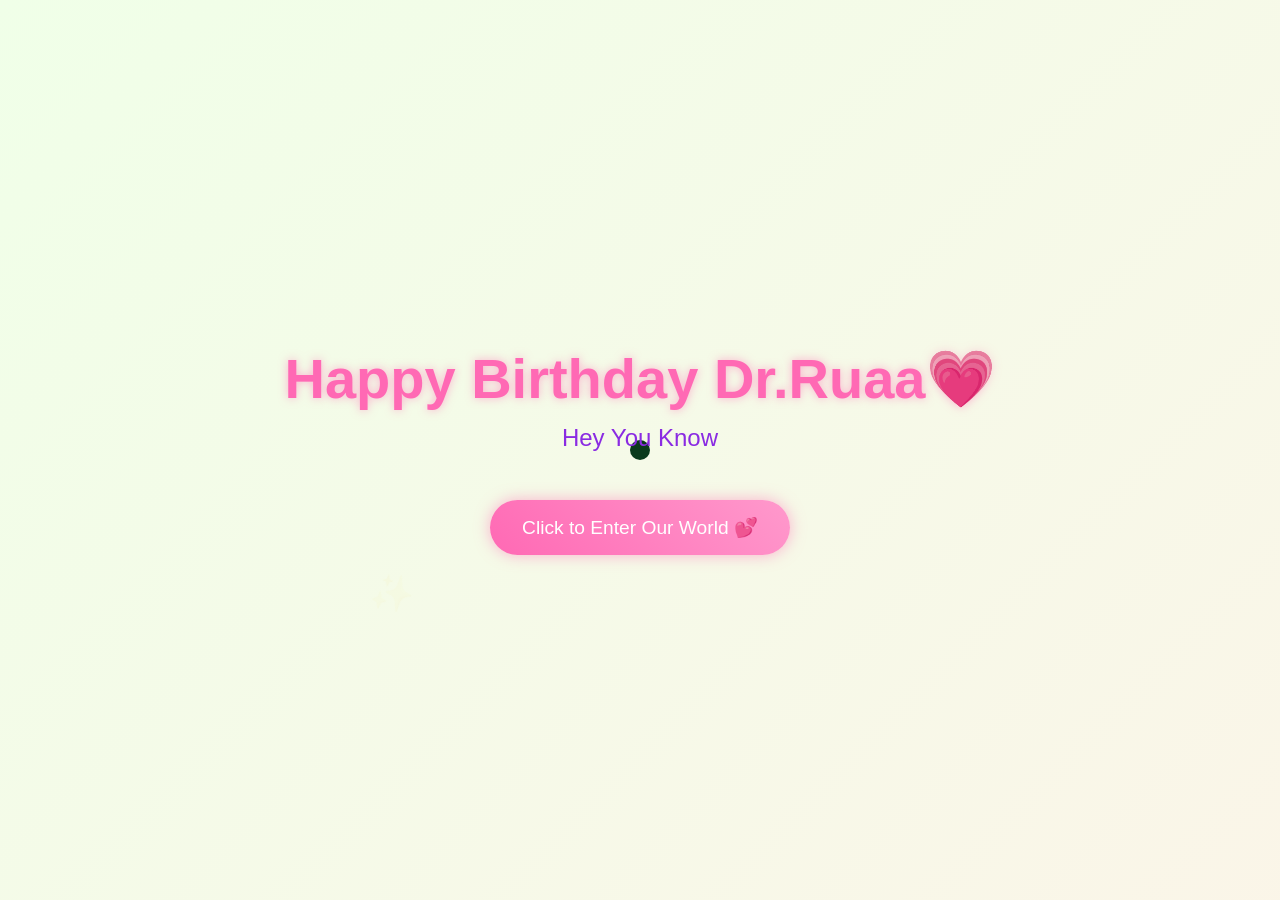
<file: index.html>
<!DOCTYPE html>
<html lang="en">
<head>
    <meta charset="UTF-8">
    <meta name="viewport" content="width=device-width, initial-scale=1.0">
    <title>Happy Birthday</title>
    <script src="https://cdnjs.cloudflare.com/ajax/libs/gsap/3.12.2/gsap.min.js"></script>
    <link rel="stylesheet" href="style.css">
    
</head>
<body>
    <div class="cursor"></div>
    <div class="container">
        <h1>Happy Birthday Dr.Ruaa💗</h1>
        <div class="greeting"></div>
        <button class="cta-button">Click to Enter Our World 💕</button>
    </div>

    <script src="script.js">
        
    </script>
</body>
</html>
</file>
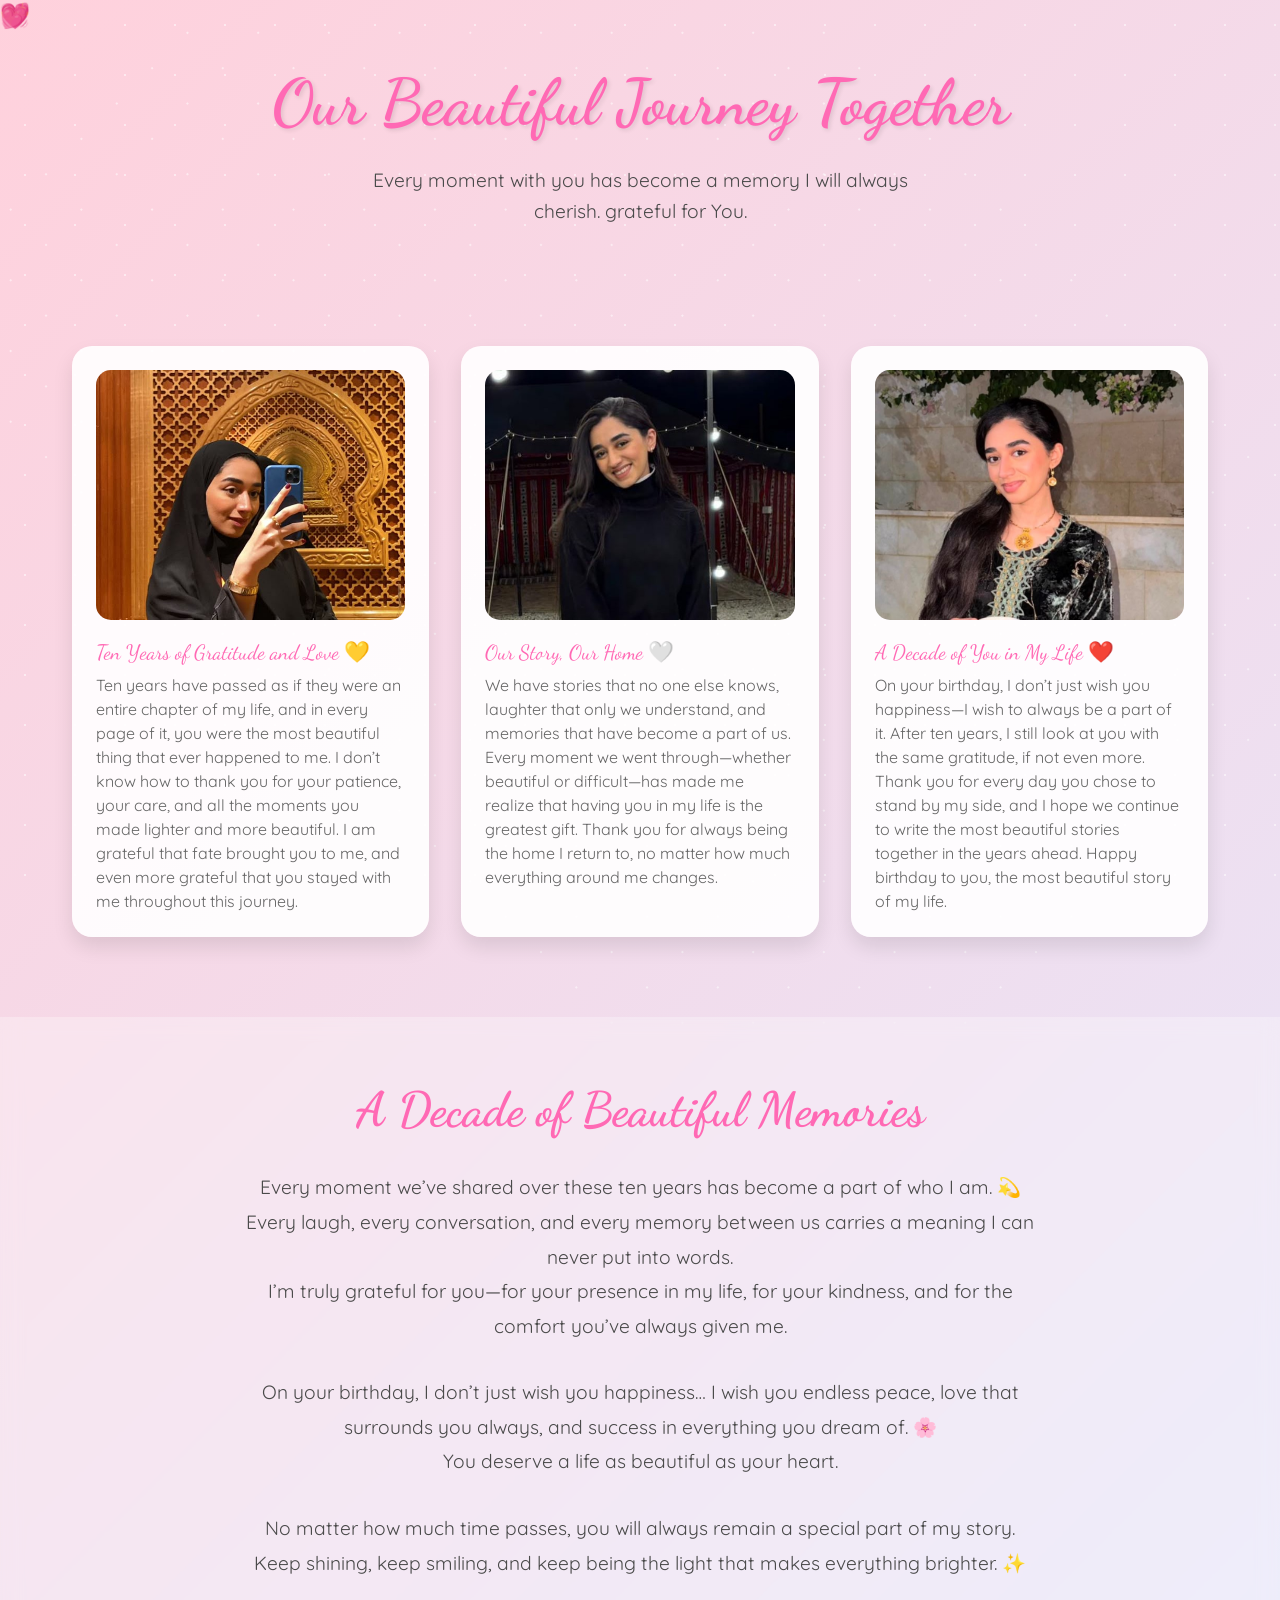
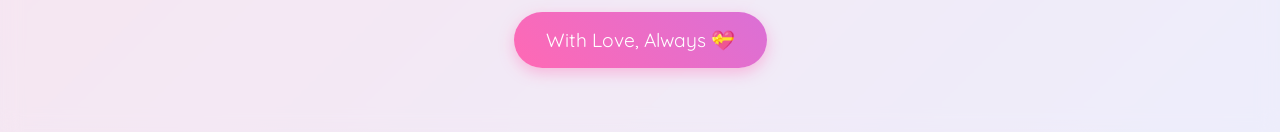
<file: last.html>
<!DOCTYPE html>
<html lang="en">

<head>
    <meta charset="UTF-8">
    <meta name="viewport" content="width=device-width, initial-scale=1.0">
    <title>Our Beautiful Memories ✨</title>
    <style>
        @import url('https://fonts.googleapis.com/css2?family=Dancing+Script:wght@700&family=Quicksand:wght@300;400;500;600&display=swap');

        * {
            margin: 0;
            padding: 0;
            box-sizing: border-box;
        }

        body {
            min-height: 100vh;
            background: linear-gradient(135deg,
                    #ffd1dc 0%,
                    #e6e6fa 25%,
                    #ffefd5 50%,
                    #e6e6fa 75%,
                    #ffd1dc 100%);
            background-size: 400% 400%;
            animation: gradientFlow 15s ease infinite;
            font-family: 'Quicksand', sans-serif;
            overflow-x: hidden;
            color: #4a4a4a;
        }

        @keyframes gradientFlow {
            0% {
                background-position: 0% 50%;
            }

            50% {
                background-position: 100% 50%;
            }

            100% {
                background-position: 0% 50%;
            }
        }

        /* Enhanced Sparkle Effect */
        .magic-sparkles {
            position: fixed;
            top: 0;
            left: 0;
            width: 100%;
            height: 100%;
            pointer-events: none;
            z-index: 1;
        }

        .sparkle {
            position: absolute;
            width: 6px;
            height: 6px;
            border-radius: 50%;
            background-color: white;
            animation: twinkle var(--duration, 4s) ease-in-out infinite;
            opacity: 0;
        }

        @keyframes twinkle {

            0%,
            100% {
                opacity: 0;
                transform: scale(0.5);
            }

            50% {
                opacity: 0.8;
                transform: scale(1);
            }
        }

        /* Generate 50 sparkles with different positions and animations */
        .magic-sparkles::before,
        .magic-sparkles::after {
            content: '';
            position: absolute;
            width: 100%;
            height: 100%;
            background-image: radial-gradient(circle, white 1px, transparent 1px);
            background-size: 50px 50px;
            animation: sparkleLayer 8s linear infinite;
            opacity: 0.5;
        }

        .magic-sparkles::after {
            animation-delay: -4s;
            transform: rotate(45deg);
        }

        @keyframes sparkleLayer {
            0% {
                transform: translateY(0);
            }

            100% {
                transform: translateY(-50px);
            }
        }

        /* Floating Hearts */
        .floating-hearts {
            position: fixed;
            width: 100%;
            height: 100%;
            pointer-events: none;
            z-index: 2;
        }

        .heart {
            position: absolute;
            font-size: 1.5rem;
            color: rgba(255, 105, 180, 0.6);
            animation: floatHeart var(--float-duration, 6s) ease-in-out infinite;
            animation-delay: var(--delay, 0s);
        }

        @keyframes floatHeart {
            0% {
                transform: translate(0, 100vh) rotate(0deg);
            }

            100% {
                transform: translate(var(--translate-x, 0), -100vh) rotate(360deg);
            }
        }

        /* Welcome Section */
        .welcome {
            text-align: center;
            padding: 4rem 2rem;
            position: relative;
            z-index: 3;
        }

        .welcome h1 {
            font-family: 'Dancing Script', cursive;
            font-size: 4rem;
            color: #ff69b4;
            text-shadow: 2px 2px 4px rgba(0, 0, 0, 0.1);
            animation: fadeInScale 2s ease;
        }

        .welcome p {
            font-size: 1.2rem;
            max-width: 600px;
            margin: 1.5rem auto;
            line-height: 1.6;
            animation: fadeIn 2s ease 0.5s both;
        }

        /* Enhanced Memory Cards */
        .memory-container {
            max-width: 1200px;
            margin: 0 auto;
            padding: 2rem;
            display: grid;
            grid-template-columns: repeat(auto-fit, minmax(300px, 1fr));
            gap: 2rem;
            z-index: 3;
            position: relative;
        }

        .memory-card {
            background: rgba(255, 255, 255, 0.9);
            border-radius: 20px;
            padding: 1.5rem;
            box-shadow: 0 10px 20px rgba(0, 0, 0, 0.1);
            transition: all 0.5s cubic-bezier(0.4, 0, 0.2, 1);
            position: relative;
            overflow: hidden;
        }

        .memory-card:hover {
            transform: translateY(-10px) scale(1.02);
            box-shadow: 0 15px 30px rgba(0, 0, 0, 0.15);
        }

        .memory-card::before {
            content: '';
            position: absolute;
            top: 0;
            left: 0;
            width: 100%;
            height: 100%;
            background: linear-gradient(45deg, transparent, rgba(255, 255, 255, 0.4), transparent);
            transform: translateX(-100%);
            transition: 0.5s;
        }

        .memory-card:hover::before {
            transform: translateX(100%);
        }

        .memory-img {
            width: 100%;
            height: 250px;
            object-fit: cover;
            border-radius: 15px;
            margin-bottom: 1rem;
            transition: transform 0.5s ease;
        }

        .memory-card:hover .memory-img {
            transform: scale(1.05);
        }

        .memory-date {
            font-family: 'Dancing Script', cursive;
            color: #ff69b4;
            font-size: 1.3rem;
            margin-bottom: 0.5rem;
        }

        .memory-caption {
            font-size: 1rem;
            line-height: 1.5;
            color: #666;
        }

        /* Final Message Section */
        .final-message {
            text-align: center;
            padding: 4rem 2rem;
            background: rgba(255, 255, 255, 0.3);
            backdrop-filter: blur(10px);
            margin-top: 3rem;
            position: relative;
            z-index: 3;
        }

        .final-message h2 {
            font-family: 'Dancing Script', cursive;
            font-size: 3rem;
            color: #ff69b4;
            margin-bottom: 2rem;
            animation: heartbeat 2s infinite;
        }

        @keyframes heartbeat {

            0%,
            100% {
                transform: scale(1);
            }

            50% {
                transform: scale(1.1);
            }
        }

        .final-message p {
            font-size: 1.2rem;
            max-width: 800px;
            margin: 0 auto 2rem;
            line-height: 1.8;
        }

        .goodbye-btn {
            display: inline-block;
            padding: 1rem 2rem;
            font-size: 1.2rem;
            background: linear-gradient(45deg, #ff69b4, #da70d6);
            color: white;
            border: none;
            border-radius: 50px;
            cursor: pointer;
            text-decoration: none;
            transition: all 0.3s ease;
            box-shadow: 0 5px 15px rgba(255, 105, 180, 0.4);
            animation: float 3s infinite ease-in-out;
        }

        .goodbye-btn:hover {
            transform: translateY(-5px);
            box-shadow: 0 8px 20px rgba(255, 105, 180, 0.6);
        }

        @keyframes float {

            0%,
            100% {
                transform: translateY(0);
            }

            50% {
                transform: translateY(-10px);
            }
        }

        /* Animations */
        @keyframes fadeInScale {
            0% {
                opacity: 0;
                transform: scale(0.8);
            }

            100% {
                opacity: 1;
                transform: scale(1);
            }
        }

        @keyframes fadeIn {
            0% {
                opacity: 0;
            }

            100% {
                opacity: 1;
            }
        }

        /* Generate Hearts */
        .js-generate-hearts {
            position: fixed;
            width: 100%;
            height: 100%;
            pointer-events: none;
            z-index: 2;
        }

        /* Custom Scrollbar */
        ::-webkit-scrollbar {
            width: 12px;
        }

        ::-webkit-scrollbar-track {
            background: rgba(255, 255, 255, 0.4);
        }

        ::-webkit-scrollbar-thumb {
            background: linear-gradient(45deg, #ff69b4, #da70d6);
            border-radius: 6px;
        }

        /* Responsive Design */
        @media (max-width: 768px) {
            .welcome h1 {
                font-size: 3rem;
            }

            .memory-container {
                grid-template-columns: 1fr;
            }

            .final-message h2 {
                font-size: 2.5rem;
            }
        }
    </style>
</head>

<body>
    <div class="magic-sparkles"></div>
    <div class="floating-hearts">
        <!-- Hearts will be generated via CSS -->
        <div class="heart" style="--float-duration: 6s; --delay: 0s; --translate-x: 20px;">💝</div>
        <div class="heart" style="--float-duration: 8s; --delay: 1s; --translate-x: -30px;">💖</div>
        <div class="heart" style="--float-duration: 7s; --delay: 2s; --translate-x: 40px;">💗</div>
        <div class="heart" style="--float-duration: 9s; --delay: 3s; --translate-x: -20px;">💓</div>
        <div class="heart" style="--float-duration: 5s; --delay: 4s; --translate-x: 30px;">💕</div>
    </div>

<section class="welcome">
    <h1>Our Beautiful Journey Together</h1>
    <p>Every moment with you has become a memory I will always cherish. grateful for You.</p>
</section>

    <div class="memory-container">
        <div class="memory-card">
            <img src="./d1.jpeg" alt="" class="memory-img">
            <div class="memory-date">Ten Years of Gratitude and Love 💛</div>
            <div class="memory-caption">Ten years have passed as if they were an entire
			chapter of my life, and in every page of it, you were the most beautiful thing 
			that ever happened to me. I don’t know how to thank you for your patience, your care, 
			and all the moments you made lighter and more beautiful. I am grateful that fate brought 
			you to me, and even more grateful that you stayed with me throughout this journey.</div>
        </div>
        <div class="memory-card">
            <img src="./d2.jpeg" alt="alt" class="memory-img">
            <div class="memory-date">Our Story, Our Home 🤍</div>
            <div class="memory-caption">We have stories that no one else knows,
			laughter that only we understand, and memories that have become a part of us.
			Every moment we went through—whether beautiful or difficult—has made me realize 
			that having you in my life is the greatest gift. Thank you for always being the 
			home I return to, no matter how much everything around me changes.</div>
        </div>
        <div class="memory-card">
            <img src="./d3.jpg" alt="alt" class="memory-img">
            <div class="memory-date">A Decade of You in My Life ❤️</div>
            <div class="memory-caption">On your birthday, I don’t just wish you happiness—I
			wish to always be a part of it. After ten years, I still look at you with the same
			gratitude, if not even more. Thank you for every day you chose to stand by my side,
			and I hope we continue to write the most beautiful stories together in the years ahead.
			Happy birthday to you, the most beautiful story of my life.</div>
        </div>

    </div>

   <section class="final-message">
    <h2>A Decade of Beautiful Memories</h2>
    <p>
        Every moment we’ve shared over these ten years has become a part of who I am. 💫<br>
        Every laugh, every conversation, and every memory between us carries a meaning I can never put into words.<br>
        I’m truly grateful for you—for your presence in my life, for your kindness, and for the comfort you’ve always given me.
    </p>

    <p>
        On your birthday, I don’t just wish you happiness… I wish you endless peace, love that surrounds you always, and success in everything you dream of. 🌸<br>
        You deserve a life as beautiful as your heart.
    </p>

    <p>
        No matter how much time passes, you will always remain a special part of my story.<br>
        Keep shining, keep smiling, and keep being the light that makes everything brighter. ✨
    </p>

    <a href="#" class="goodbye-btn">With Love, Always 💝</a>
</section>
</body>

</html>
</file>
<file: style.css>
* {
    margin: 0;
    padding: 0;
    box-sizing: border-box;
    cursor: none;
}

body {
    min-height: 100vh;
    display: flex;
    flex-direction: column;
    align-items: center;
    justify-content: center;
    background: linear-gradient(-45deg, #fee9f7, #e8f5fe, #fef2e8, #f0ffe8);
    background-size: 400% 400%;
    animation: gradientBG 15s ease infinite;
    font-family: 'Arial Rounded MT Bold', Arial, sans-serif;
    overflow: hidden;
    position: relative;
}

.cursor {
    width: 20px;
    height: 20px;
    background: pink;
    border-radius: 50%;
    position: fixed;
    pointer-events: none;
    mix-blend-mode: difference;
    transition: transform 0.2s;
}

.container {
    text-align: center;
    z-index: 1;
}

h1 {
    font-size: 3.5rem;
    color: #ff69b4;
    text-shadow: 0 0 10px rgba(255, 105, 180, 0.5);
    margin-bottom: 2rem;
    opacity: 0;
}

.greeting {
    font-size: 1.5rem;
    color: #8a2be2;
    margin-bottom: 3rem;
    min-height: 2em;
}

.cta-button {
    padding: 1rem 2rem;
    font-size: 1.2rem;
    background: linear-gradient(45deg, #ff69b4, #ff99cc);
    border: none;
    border-radius: 50px;
    color: white;
    cursor: pointer;
    box-shadow: 0 0 15px rgba(255, 105, 180, 0.5);
    transition: transform 0.3s, box-shadow 0.3s;
    opacity: 0;
}

.cta-button:hover {
    transform: scale(1.1);
    box-shadow: 0 0 25px rgba(255, 105, 180, 0.7);
}

.floating {
    position: absolute;
    pointer-events: none;
    opacity: 0;
}

@keyframes gradientBG {
    0% { background-position: 0% 50%; }
    50% { background-position: 100% 50%; }
    100% { background-position: 0% 50%; }
}

@media (max-width: 768px) {
    h1 { font-size: 2rem; }
    .greeting { font-size: 1.2rem; }
    .cta-button { font-size: 1rem; }
}
</file>
